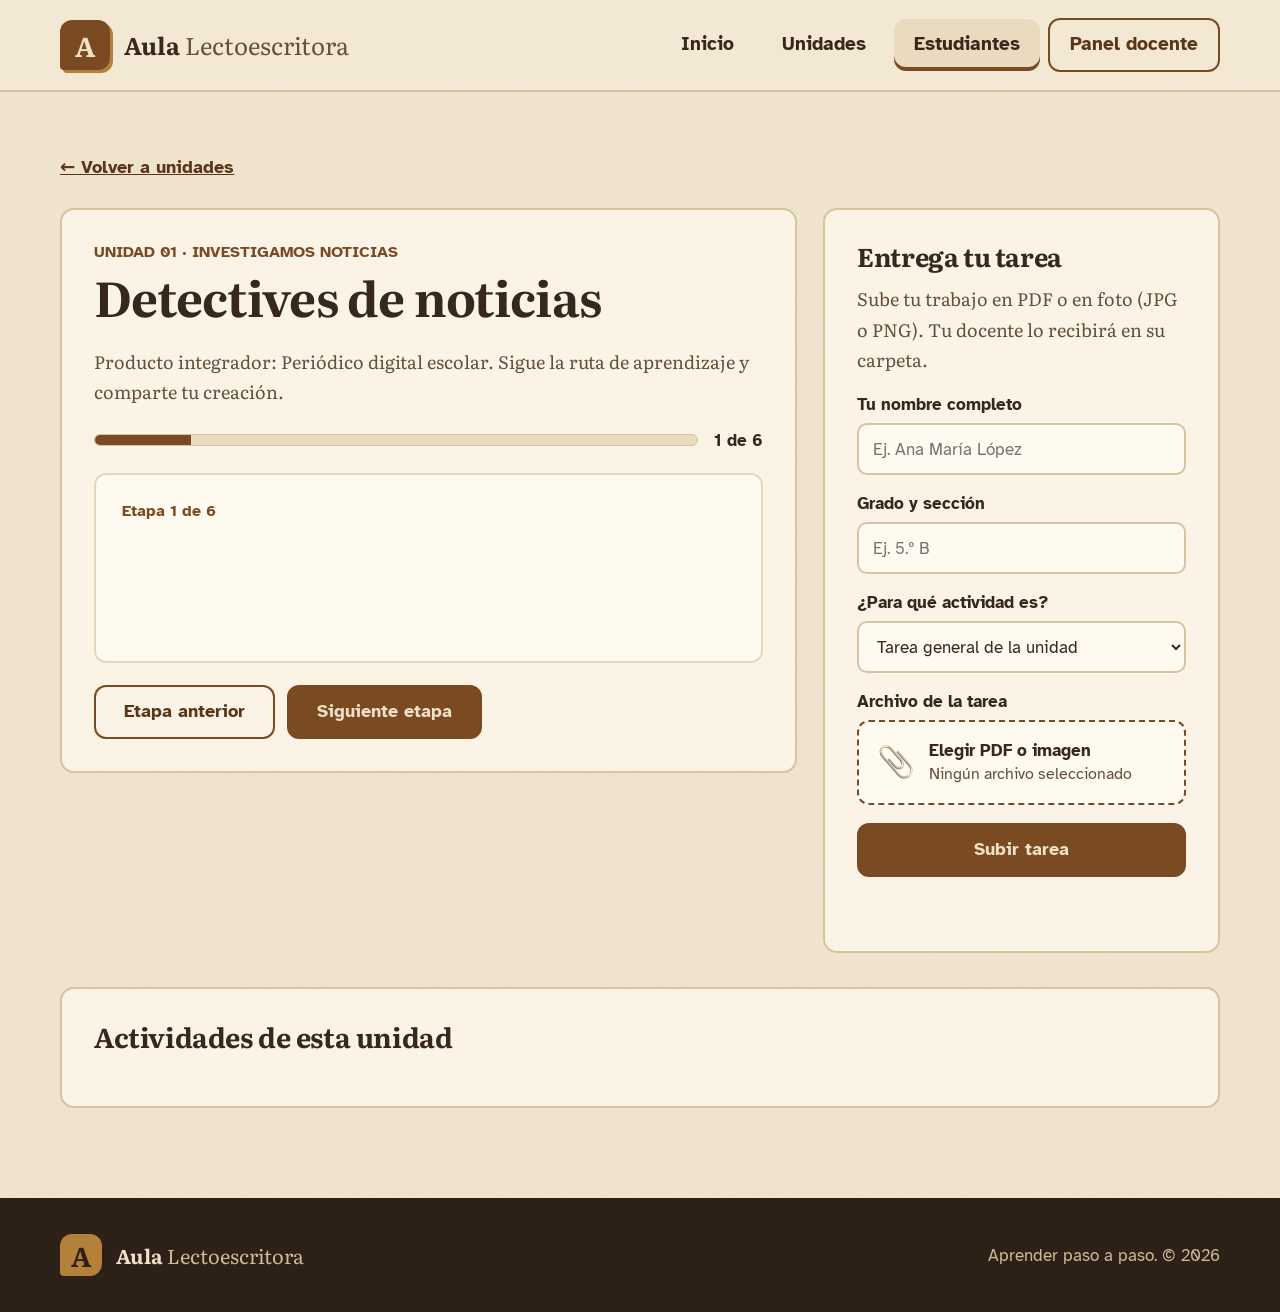
<file: actividad.html>
<!doctype html>
<html lang="es">
<head>
<meta charset="utf-8">
<meta name="viewport" content="width=device-width, initial-scale=1">
<title>Actividad | Aula Lectoescritora</title>
<meta name="description" content="Ruta de aprendizaje de la unidad y entrega de tarea.">
<meta name="theme-color" content="#f3e8d4">
<meta property="og:title" content="Actividad | Aula Lectoescritora"><meta property="og:description" content="Ruta de aprendizaje de la unidad y entrega de tarea."><meta property="og:type" content="website">
<link rel="icon" href="assets/favicon.svg" type="image/svg+xml">
<link rel="preconnect" href="https://fonts.googleapis.com"><link rel="preconnect" href="https://fonts.gstatic.com" crossorigin><link rel="stylesheet" href="https://fonts.googleapis.com/css2?family=Atkinson+Hyperlegible:wght@400;700&family=Literata:ital,opsz,wght@0,7..72,400;0,7..72,600;0,7..72,700;1,7..72,400;1,7..72,600&display=swap">
<link rel="stylesheet" href="css/styles.css">
</head>
<body data-page="actividad">
<a class="skip" href="#contenido">Saltar al contenido</a>
<header class="topbar">
<a class="brand" href="index.html"><span class="brand-mark" aria-hidden="true">A</span><span>Aula <span class="brand-light">Lectoescritora</span></span></a>
<button class="nav-toggle" type="button" aria-expanded="false" aria-controls="menu">Menú</button>
<nav id="menu" aria-label="Principal"><a href="index.html">Inicio</a><a href="unidades.html">Unidades</a><a href="estudiante.html" aria-current="page">Estudiantes</a><a class="nav-cta" href="docente.html">Panel docente</a></nav>
</header>

<main id="contenido" class="dashboard wrap">
  <a class="back-link" href="unidades.html">← Volver a unidades</a>
  <div class="activity-layout">
    <section class="panel">
      <span class="kicker" id="activity-unit">Unidad</span>
      <h1 id="activity-title" style="font-size:clamp(2rem,4vw,3rem)">Actividad</h1>
      <p class="muted" id="activity-intro"></p>
      <div class="route-progress"><div class="progress-track"><span id="progress-fill"></span></div><b id="stage-count">1 de 6</b></div>
      <div class="stage-content" aria-live="polite"><span class="kicker" id="stage-number">Etapa 1 de 6</span><h2 id="stage-title" style="font-size:1.6rem"></h2><p id="stage-description" style="margin:0"></p></div>
      <div class="stage-controls"><button class="btn btn-soft" id="previous-stage" type="button">Etapa anterior</button><button class="btn btn-primary" id="next-stage" type="button">Siguiente etapa</button></div>
    </section>
    <aside class="panel" id="entrega">
      <h2 style="font-size:1.6rem">Entrega tu tarea</h2>
      <p class="muted">Sube tu trabajo en PDF o en foto (JPG o PNG). Tu docente lo recibirá en su carpeta.</p>
      <div class="demo-banner" id="demo-note" hidden><b>Modo demostración.</b> El aula aún no está conectada a Drive; la tarea no se enviará de verdad.</div>
      <form id="submit-form">
        <label>Tu nombre completo<input name="student" required maxlength="80" autocomplete="name" placeholder="Ej. Ana María López"></label>
        <label>Grado y sección<input name="grade" maxlength="40" placeholder="Ej. 5.º B"></label>
        <label>¿Para qué actividad es?<select id="activity-select" name="activity"><option value="">Tarea general de la unidad</option></select></label>
        <label>Archivo de la tarea
          <span class="dropzone"><span class="ico emo" aria-hidden="true">📎</span><span class="t">Elegir PDF o imagen<small>Ningún archivo seleccionado</small></span><input type="file" id="student-file" accept=".pdf,.png,.jpg,.jpeg,application/pdf,image/png,image/jpeg"></span>
        </label>
        <button class="btn btn-primary" id="submit-btn" type="submit" style="width:100%">Subir tarea</button>
        <p class="feedback" id="submit-feedback" aria-live="polite"></p>
      </form>
    </aside>
  </div>
  <section class="panel"><div class="panel-title"><h2>Actividades de esta unidad</h2></div><div id="unit-activities"></div></section>
</main>
<footer><div class="wrap footer-inner"><a class="brand" href="index.html"><span class="brand-mark" aria-hidden="true">A</span><span>Aula <span class="brand-light">Lectoescritora</span></span></a><span>Aprender paso a paso. © <span id="year">2026</span></span></div></footer>
<script src="js/config.js"></script><script src="js/app.js"></script>
</body>
</html>
</file>
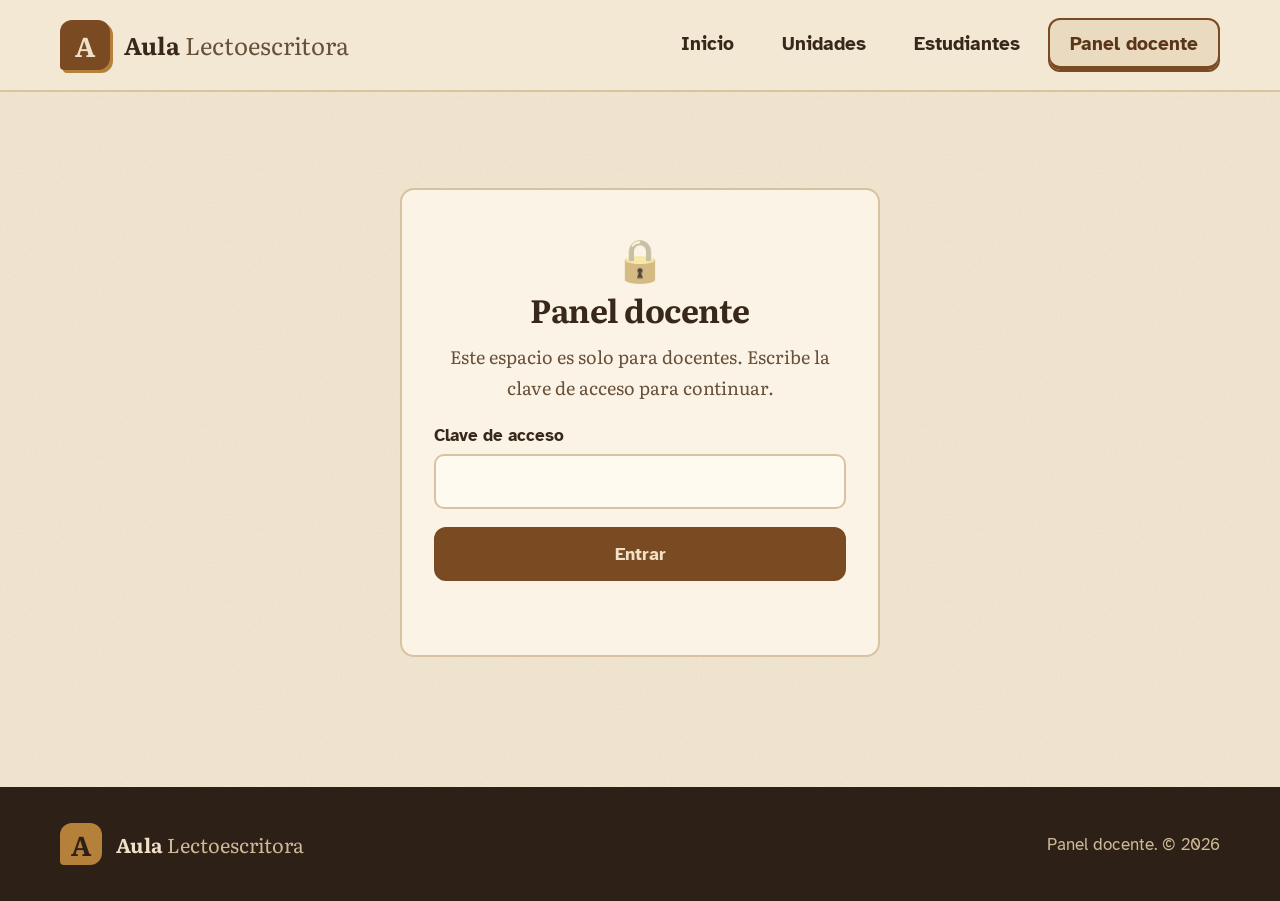
<file: docente.html>
<!doctype html>
<html lang="es">
<head>
<meta charset="utf-8">
<meta name="viewport" content="width=device-width, initial-scale=1">
<title>Panel docente | Aula Lectoescritora</title>
<meta name="description" content="Panel docente: publica actividades en las ocho unidades y revisa las entregas.">
<meta name="theme-color" content="#f3e8d4">
<meta property="og:title" content="Panel docente | Aula Lectoescritora"><meta property="og:description" content="Panel docente: publica actividades en las ocho unidades y revisa las entregas."><meta property="og:type" content="website">
<link rel="icon" href="assets/favicon.svg" type="image/svg+xml">
<link rel="preconnect" href="https://fonts.googleapis.com"><link rel="preconnect" href="https://fonts.gstatic.com" crossorigin><link rel="stylesheet" href="https://fonts.googleapis.com/css2?family=Atkinson+Hyperlegible:wght@400;700&family=Literata:ital,opsz,wght@0,7..72,400;0,7..72,600;0,7..72,700;1,7..72,400;1,7..72,600&display=swap">
<link rel="stylesheet" href="css/styles.css">
</head>
<body data-page="docente">
<a class="skip" href="#contenido">Saltar al contenido</a>
<header class="topbar">
<a class="brand" href="index.html"><span class="brand-mark" aria-hidden="true">A</span><span>Aula <span class="brand-light">Lectoescritora</span></span></a>
<button class="nav-toggle" type="button" aria-expanded="false" aria-controls="menu">Menú</button>
<nav id="menu" aria-label="Principal"><a href="index.html">Inicio</a><a href="unidades.html">Unidades</a><a href="estudiante.html">Estudiantes</a><a class="nav-cta" href="docente.html" aria-current="page">Panel docente</a></nav>
</header>

<main id="contenido" class="dashboard wrap">
  <section class="gate" id="gate">
    <div class="panel gate-card">
      <div class="lock emo" aria-hidden="true">🔒</div>
      <h1 style="font-size:2rem">Panel docente</h1>
      <p class="muted">Este espacio es solo para docentes. Escribe la clave de acceso para continuar.</p>
      <form id="gate-form">
        <label>Clave de acceso<input type="password" name="clave" required autocomplete="current-password" inputmode="numeric" aria-describedby="gate-feedback"></label>
        <button class="btn btn-primary" type="submit" style="width:100%">Entrar</button>
        <p class="feedback" id="gate-feedback" aria-live="polite"></p>
      </form>
      <noscript><p class="feedback bad">Activa JavaScript para usar el panel docente.</p></noscript>
    </div>
  </section>

  <div id="teacher-app" hidden>
    <div class="page-head"><div><span class="kicker">Espacio de enseñanza</span><h1>Panel docente</h1><p class="muted">Publica actividades en cualquiera de las ocho unidades. Los estudiantes las ven al instante.</p></div><button class="logout" id="logout" type="button">Cerrar sesión</button></div>
    <div class="demo-banner" id="demo-note" hidden><b>Modo demostración.</b> El aula todavía no está conectada a Google Drive: lo que hagas aquí solo se guarda en este navegador. Para conectarla sigue la guía del archivo README.md.</div>
    <div class="dash-layout">
      <section class="panel" id="crear">
        <div class="panel-title"><h2>Crear actividad</h2></div>
        <form id="activity-form">
          <label>Título de la actividad<input name="title" id="title" required maxlength="120" placeholder="Ej. Detectives de noticias"></label>
          <div class="form-row">
            <label>Unidad<select name="unit" id="unit-select" required><option value="">Elegir unidad</option><option value="1">1. Investigamos noticias</option><option value="2">2. Leemos narraciones</option><option value="3">3. Inventamos acrósticos</option><option value="4">4. Conozcamos los mitos</option><option value="5">5. Dramatizamos historias</option><option value="6">6. Contamos leyendas</option><option value="7">7. Leemos crónicas</option><option value="8">8. Escribimos reportajes</option></select></label>
            <label>Fecha de entrega<input name="due" type="date"></label>
          </div>
          <label>Objetivo<textarea name="objective" rows="2" maxlength="400" placeholder="¿Qué aprendizaje se busca alcanzar?"></textarea></label>
          <label>Instrucciones<textarea name="instructions" rows="5" required maxlength="4000" placeholder="Describe lo que deben realizar los estudiantes…"></textarea></label>
          <label>Enlace de material o video (opcional)<input name="resource" type="url" placeholder="https://…"></label>
          <label>Archivo adjunto (opcional)
            <span class="dropzone"><span class="ico emo" aria-hidden="true">📎</span><span class="t">Elegir PDF, Word o imagen<small>Se guarda en la carpeta de Drive de actividades</small></span><input type="file" id="attachment" accept=".pdf,.doc,.docx,.png,.jpg,.jpeg"></span>
          </label>
          <button class="btn btn-primary" id="publish-btn" type="submit">Publicar actividad</button>
          <p class="feedback" id="form-feedback" aria-live="polite"></p>
        </form>
      </section>
      <aside class="panel">
        <h2 style="font-size:1.5rem">Las ocho unidades</h2>
        <p class="muted" style="margin:0">Toca una unidad para publicar en ella.</p>
        <div class="teacher-units" id="teacher-units"></div>
        <div class="side-links">
          <a class="btn btn-soft" href="" id="link-submissions" target="_blank" rel="noopener">Abrir carpeta de tareas en Drive</a>
          <a class="btn btn-soft" href="" id="link-published" target="_blank" rel="noopener">Abrir carpeta de actividades en Drive</a>
          <a class="btn btn-soft" href="estudiante.html">Ver como estudiante</a>
        </div>
      </aside>
    </div>
    <section class="panel">
      <div class="panel-title"><h2>Actividades publicadas</h2><span class="tag" id="published-count">0 publicaciones</span></div>
      <div class="filters" id="teacher-filters" role="group" aria-label="Filtrar por unidad"></div>
      <div id="published-list"></div>
    </section>
  </div>
</main>
<footer><div class="wrap footer-inner"><a class="brand" href="index.html"><span class="brand-mark" aria-hidden="true">A</span><span>Aula <span class="brand-light">Lectoescritora</span></span></a><span>Panel docente. © <span id="year">2026</span></span></div></footer>
<script src="js/config.js"></script><script src="js/app.js"></script>
</body>
</html>
</file>
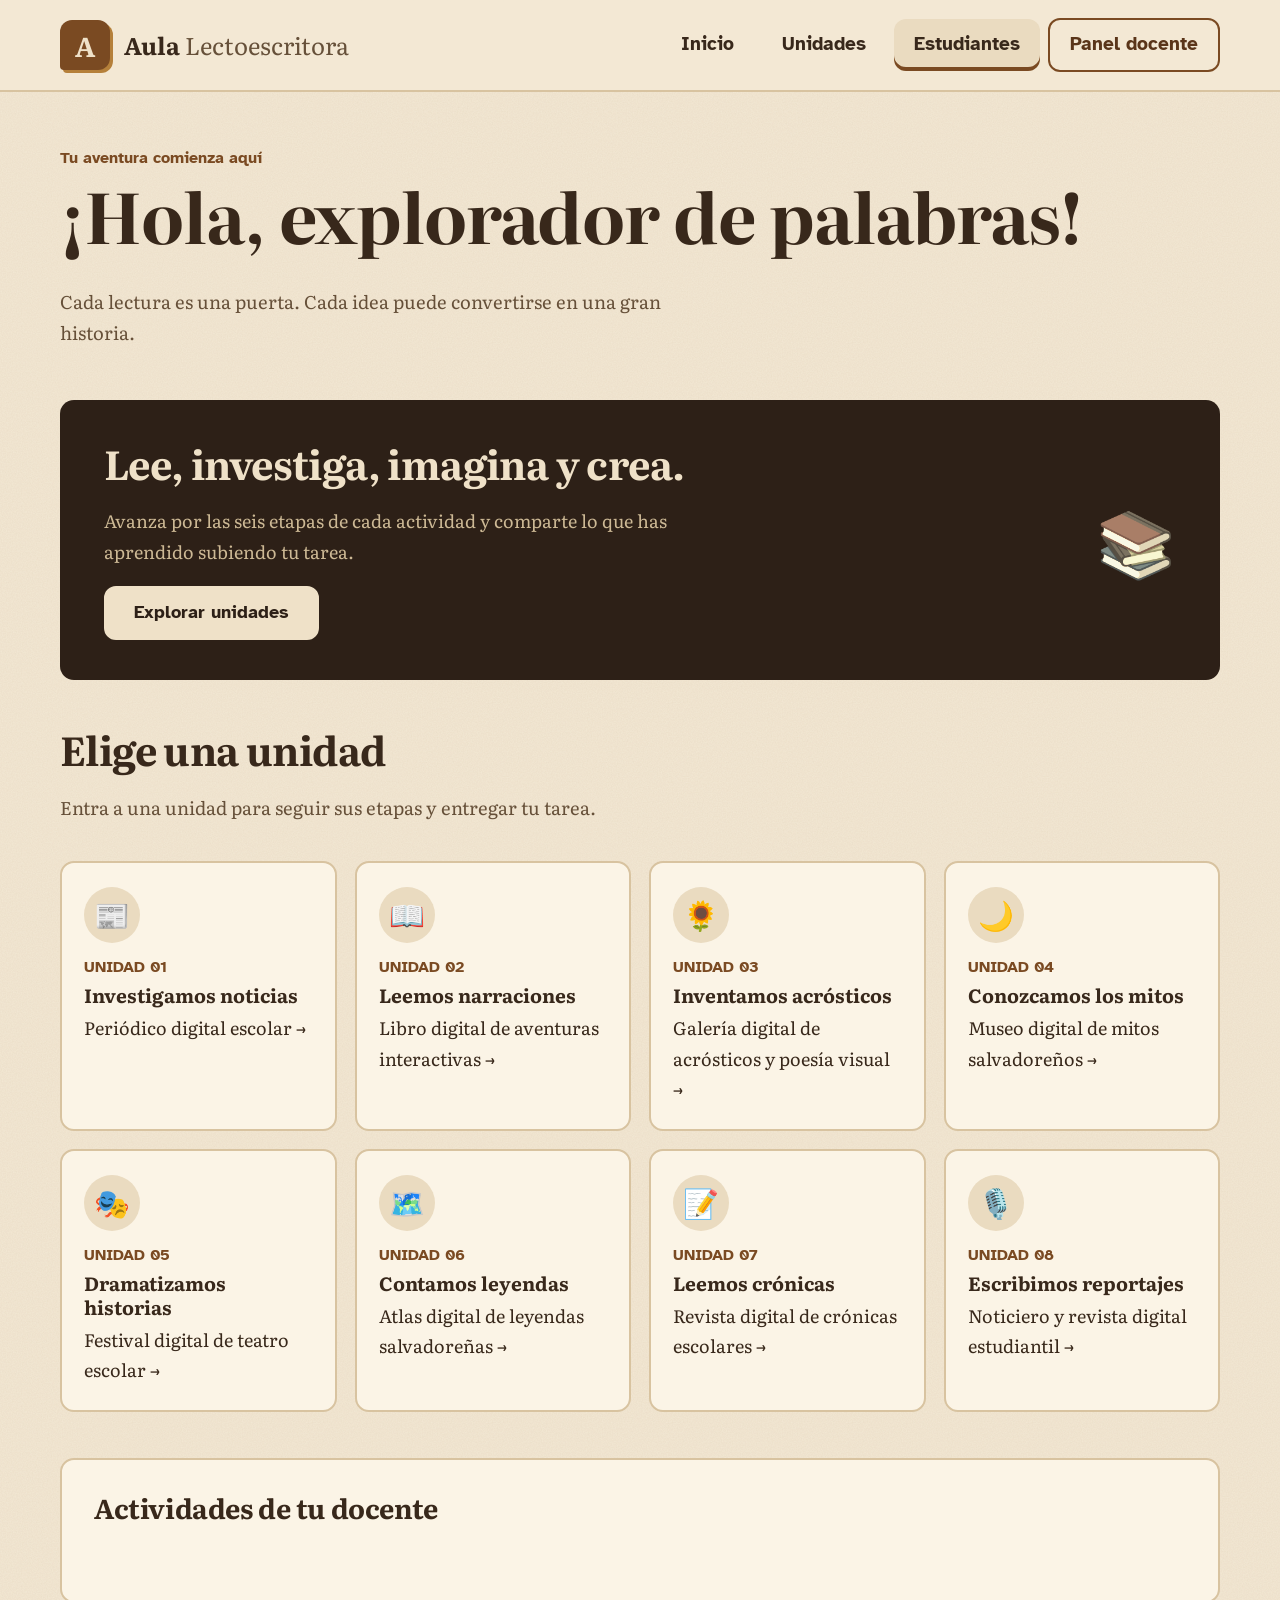
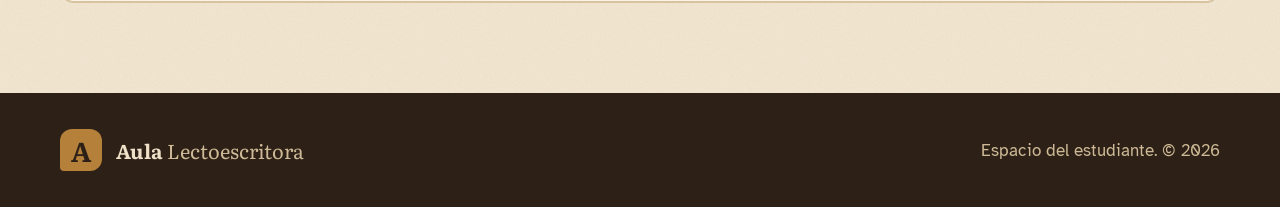
<file: estudiante.html>
<!doctype html>
<html lang="es">
<head>
<meta charset="utf-8">
<meta name="viewport" content="width=device-width, initial-scale=1">
<title>Estudiantes | Aula Lectoescritora</title>
<meta name="description" content="Espacio del estudiante: unidades, actividades de tu docente y entrega de tareas.">
<meta name="theme-color" content="#f3e8d4">
<meta property="og:title" content="Estudiantes | Aula Lectoescritora"><meta property="og:description" content="Espacio del estudiante: unidades, actividades de tu docente y entrega de tareas."><meta property="og:type" content="website">
<link rel="icon" href="assets/favicon.svg" type="image/svg+xml">
<link rel="preconnect" href="https://fonts.googleapis.com"><link rel="preconnect" href="https://fonts.gstatic.com" crossorigin><link rel="stylesheet" href="https://fonts.googleapis.com/css2?family=Atkinson+Hyperlegible:wght@400;700&family=Literata:ital,opsz,wght@0,7..72,400;0,7..72,600;0,7..72,700;1,7..72,400;1,7..72,600&display=swap">
<link rel="stylesheet" href="css/styles.css">
</head>
<body data-page="estudiante">
<a class="skip" href="#contenido">Saltar al contenido</a>
<header class="topbar">
<a class="brand" href="index.html"><span class="brand-mark" aria-hidden="true">A</span><span>Aula <span class="brand-light">Lectoescritora</span></span></a>
<button class="nav-toggle" type="button" aria-expanded="false" aria-controls="menu">Menú</button>
<nav id="menu" aria-label="Principal"><a href="index.html">Inicio</a><a href="unidades.html">Unidades</a><a href="estudiante.html" aria-current="page">Estudiantes</a><a class="nav-cta" href="docente.html">Panel docente</a></nav>
</header>

<main id="contenido" class="dashboard wrap">
  <div class="page-head"><div><span class="kicker">Tu aventura comienza aquí</span><h1>¡Hola, explorador de palabras!</h1><p class="muted">Cada lectura es una puerta. Cada idea puede convertirse en una gran historia.</p></div></div>
  <section class="banner"><div><h2>Lee, investiga, imagina y crea.</h2><p>Avanza por las seis etapas de cada actividad y comparte lo que has aprendido subiendo tu tarea.</p><a href="unidades.html" class="btn btn-light">Explorar unidades</a></div><div class="big emo" aria-hidden="true">📚</div></section>
  <div class="section-heading"><h2>Elige una unidad</h2><p>Entra a una unidad para seguir sus etapas y entregar tu tarea.</p></div>
  <div class="unit-grid" id="student-units"></div>
  <section class="panel" id="actividades">
    <div class="panel-title"><h2>Actividades de tu docente</h2></div>
    <div class="filters" id="unit-filters" role="group" aria-label="Filtrar por unidad"></div>
    <div id="student-activity-list"></div>
  </section>
</main>
<footer><div class="wrap footer-inner"><a class="brand" href="index.html"><span class="brand-mark" aria-hidden="true">A</span><span>Aula <span class="brand-light">Lectoescritora</span></span></a><span>Espacio del estudiante. © <span id="year">2026</span></span></div></footer>
<script src="js/config.js"></script><script src="js/app.js"></script>
</body>
</html>
</file>
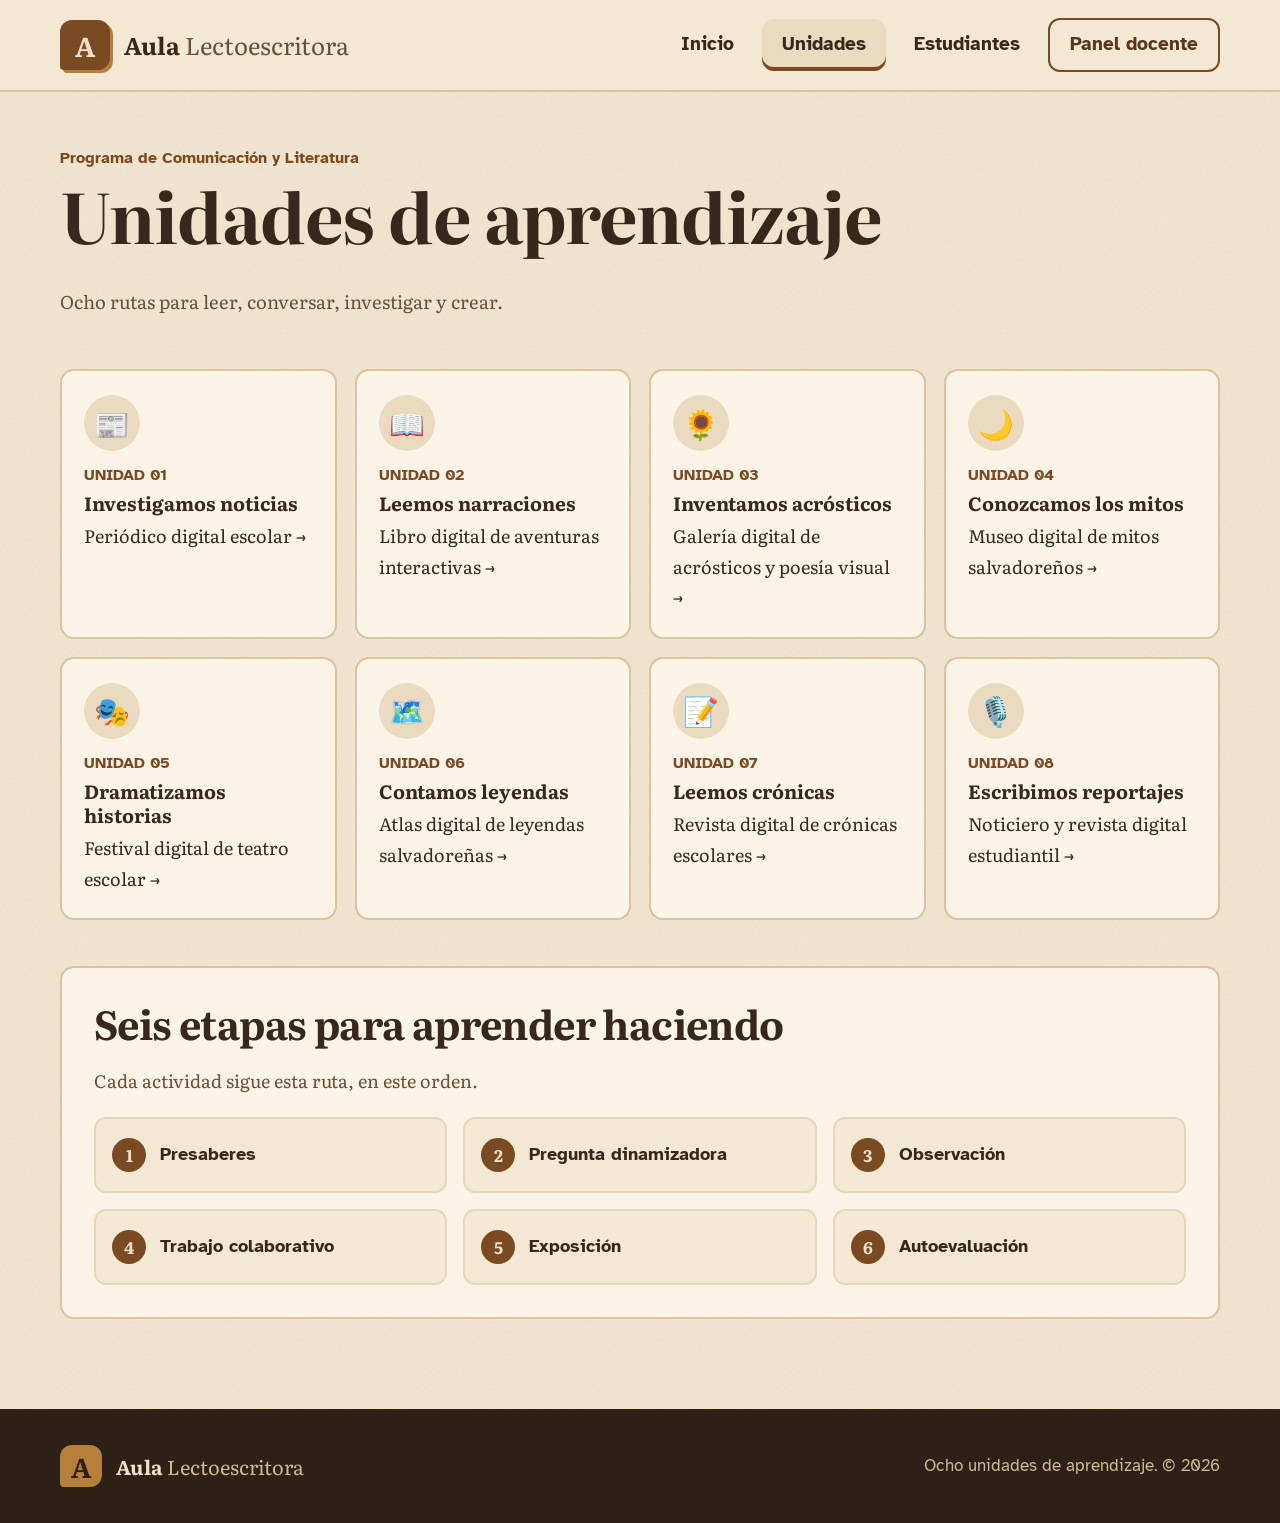
<file: unidades.html>
<!doctype html>
<html lang="es">
<head>
<meta charset="utf-8">
<meta name="viewport" content="width=device-width, initial-scale=1">
<title>Unidades | Aula Lectoescritora</title>
<meta name="description" content="Las ocho unidades de aprendizaje de Comunicación y Literatura.">
<meta name="theme-color" content="#f3e8d4">
<meta property="og:title" content="Unidades | Aula Lectoescritora"><meta property="og:description" content="Las ocho unidades de aprendizaje de Comunicación y Literatura."><meta property="og:type" content="website">
<link rel="icon" href="assets/favicon.svg" type="image/svg+xml">
<link rel="preconnect" href="https://fonts.googleapis.com"><link rel="preconnect" href="https://fonts.gstatic.com" crossorigin><link rel="stylesheet" href="https://fonts.googleapis.com/css2?family=Atkinson+Hyperlegible:wght@400;700&family=Literata:ital,opsz,wght@0,7..72,400;0,7..72,600;0,7..72,700;1,7..72,400;1,7..72,600&display=swap">
<link rel="stylesheet" href="css/styles.css">
</head>
<body data-page="unidades">
<a class="skip" href="#contenido">Saltar al contenido</a>
<header class="topbar">
<a class="brand" href="index.html"><span class="brand-mark" aria-hidden="true">A</span><span>Aula <span class="brand-light">Lectoescritora</span></span></a>
<button class="nav-toggle" type="button" aria-expanded="false" aria-controls="menu">Menú</button>
<nav id="menu" aria-label="Principal"><a href="index.html">Inicio</a><a href="unidades.html" aria-current="page">Unidades</a><a href="estudiante.html">Estudiantes</a><a class="nav-cta" href="docente.html">Panel docente</a></nav>
</header>

<main id="contenido" class="dashboard wrap">
  <div class="page-head"><div><span class="kicker">Programa de Comunicación y Literatura</span><h1>Unidades de aprendizaje</h1><p class="muted">Ocho rutas para leer, conversar, investigar y crear.</p></div></div>
  <div class="unit-grid" id="all-units"></div>
  <section class="panel"><h2>Seis etapas para aprender haciendo</h2><p class="muted">Cada actividad sigue esta ruta, en este orden.</p>
    <ol class="route"><li>Presaberes</li><li>Pregunta dinamizadora</li><li>Observación</li><li>Trabajo colaborativo</li><li>Exposición</li><li>Autoevaluación</li></ol>
  </section>
</main>
<footer><div class="wrap footer-inner"><a class="brand" href="index.html"><span class="brand-mark" aria-hidden="true">A</span><span>Aula <span class="brand-light">Lectoescritora</span></span></a><span>Ocho unidades de aprendizaje. © <span id="year">2026</span></span></div></footer>
<script src="js/config.js"></script><script src="js/app.js"></script>
</body>
</html>
</file>
<file: css/styles.css>
/* Aula Lectoescritora — tema sepia */
:root{
  --paper:#f3e8d4; --paper-2:#eadbc0; --card:#fbf4e6; --field:#fffaf0;
  --line:#d8c3a0; --line-soft:#e6d7ba;
  --ink:#38281b; --ink-soft:#665039;
  --umber:#7a4a22; --umber-dark:#5a3519; --ochre:#b5803a;
  --espresso:#2d2017; --espresso-2:#3c2c20; --on-dark:#efe1c8; --on-dark-soft:#cdb995;
  --danger:#8a3418; --ok:#4f5a22;
  --serif:'Literata',Georgia,'Times New Roman',serif;
  --sans:'Atkinson Hyperlegible',system-ui,'Segoe UI',Arial,sans-serif;
  --r:14px;
}
*{box-sizing:border-box}
html{scroll-behavior:smooth;scroll-padding-top:110px}
body{margin:0;background-color:var(--paper);color:var(--ink);font-family:var(--serif);font-size:18px;line-height:1.7;
  background-image:url("data:image/svg+xml,%3Csvg xmlns='http://www.w3.org/2000/svg' width='180' height='180'%3E%3Cfilter id='n'%3E%3CfeTurbulence type='fractalNoise' baseFrequency='.8' numOctaves='2' stitchTiles='stitch'/%3E%3CfeColorMatrix values='0 0 0 0 .35 0 0 0 0 .24 0 0 0 0 .12 0 0 0 .1 0'/%3E%3C/filter%3E%3Crect width='100%25' height='100%25' filter='url(%23n)'/%3E%3C/svg%3E")}
h1,h2,h3{font-family:var(--serif);font-weight:700;line-height:1.15;letter-spacing:-.015em;margin:0 0 .5em;color:var(--ink)}
h1{font-size:clamp(2.4rem,5.4vw,4.4rem);line-height:1.05}
h2{font-size:clamp(1.8rem,3.2vw,2.5rem)}
h3{font-size:1.3rem}
p{margin:0 0 1em}
a{color:var(--umber-dark)}
img{max-width:100%}
[hidden]{display:none!important}
.wrap{width:min(1160px,calc(100% - 40px));margin-inline:auto}
.muted{color:var(--ink-soft)}
.kicker{display:block;font:700 1rem/1.3 var(--sans);color:var(--umber);margin-bottom:.6rem}
.emo{filter:sepia(.8) saturate(.9) contrast(.95)}
:focus-visible{outline:3px solid var(--ochre);outline-offset:3px;border-radius:6px}
.skip{position:absolute;left:-999px;top:8px;background:var(--umber);color:#fff;padding:10px 16px;border-radius:8px;z-index:20;font-family:var(--sans)}
.skip:focus{left:8px}

/* ---------- Menú ---------- */
.topbar{position:sticky;top:0;z-index:10;min-height:92px;padding:0 max(20px,calc((100% - 1160px)/2));display:flex;align-items:center;justify-content:space-between;gap:20px;
  background:rgba(243,232,212,.95);backdrop-filter:blur(8px);border-bottom:2px solid var(--line)}
.brand{display:flex;align-items:center;gap:14px;text-decoration:none;color:var(--ink);font:700 1.5rem/1.1 var(--serif)}
.brand-mark{width:50px;height:50px;display:grid;place-items:center;border-radius:12px 12px 12px 4px;background:var(--umber);color:var(--on-dark);font:700 1.7rem var(--serif);box-shadow:3px 3px 0 var(--ochre)}
.brand-light{font-weight:400;color:var(--ink-soft)}
.topbar nav{display:flex;align-items:center;gap:8px}
.topbar nav a{font:700 1.2rem/1 var(--sans);color:var(--ink);text-decoration:none;padding:15px 20px;border-radius:12px;min-height:52px;display:inline-flex;align-items:center}
.topbar nav a:hover{background:var(--paper-2)}
.topbar nav a[aria-current="page"]{background:var(--paper-2);box-shadow:inset 0 -4px 0 var(--umber)}
.topbar nav .nav-cta{border:2px solid var(--umber);color:var(--umber-dark)}
.topbar nav .nav-cta:hover{background:var(--umber);color:var(--on-dark)}
.nav-toggle{display:none;font:700 1.15rem var(--sans);background:var(--umber);color:var(--on-dark);border:0;border-radius:12px;min-height:52px;padding:0 22px;cursor:pointer}

/* ---------- Botones ---------- */
.btn{display:inline-flex;align-items:center;justify-content:center;gap:10px;min-height:54px;padding:14px 28px;border-radius:12px;border:2px solid var(--umber);font:700 1.1rem/1.2 var(--sans);text-decoration:none;cursor:pointer;transition:background .15s,color .15s}
.btn-primary{background:var(--umber);color:var(--on-dark)}
.btn-primary:hover{background:var(--umber-dark);border-color:var(--umber-dark)}
.btn-soft{background:transparent;color:var(--umber-dark)}
.btn-soft:hover{background:var(--paper-2)}
.btn-light{background:var(--on-dark);border-color:var(--on-dark);color:var(--espresso)}
.btn-light:hover{background:#fff6e2}
.btn-danger{background:transparent;border-color:var(--danger);color:var(--danger)}
.btn-danger:hover{background:var(--danger);color:#fff}
.btn-small{min-height:44px;padding:8px 18px;font-size:1rem}
.btn[disabled]{opacity:.6;cursor:wait}

/* ---------- Inicio ---------- */
.hero{display:grid;grid-template-columns:1.1fr .9fr;gap:64px;align-items:center;padding:76px 0 84px}
.hero h1{max-width:12ch}
.lead{font-size:1.28rem;line-height:1.65;color:var(--ink-soft);max-width:34rem;margin:22px 0 32px}
.hero-actions{display:flex;gap:14px;flex-wrap:wrap}
.hero-note{margin-top:30px;font:1.05rem var(--sans);color:var(--ink-soft)}
.toc{position:relative;background:var(--card);border:2px solid var(--line);border-radius:6px 20px 20px 6px;padding:36px 34px 28px 42px;transform:rotate(-1deg);
  box-shadow:6px 6px 0 var(--paper-2),6px 6px 0 2px var(--line);
  background-image:repeating-linear-gradient(transparent 0 51px,rgba(122,74,34,.13) 51px 52px);background-position:0 20px}
.toc::before{content:"";position:absolute;top:0;bottom:0;left:22px;width:2px;background:rgba(138,52,24,.25)}
.toc::after{content:"";position:absolute;top:-6px;right:34px;width:26px;height:74px;background:var(--umber);clip-path:polygon(0 0,100% 0,100% 100%,50% 80%,0 100%)}
.toc h2{font-size:1.5rem;margin-bottom:20px;font-style:italic;font-weight:600}
.toc ol{list-style:none;margin:0;padding:0}
.toc li a{display:flex;align-items:baseline;gap:10px;min-height:52px;padding:8px 0;text-decoration:none;color:var(--ink);font-size:1.12rem;line-height:1.3}
.toc li a:hover .toc-name{text-decoration:underline;text-decoration-thickness:2px}
.toc-n{font-style:italic;color:var(--umber);min-width:1.6em}
.toc-dots{flex:1;border-bottom:2px dotted var(--line);transform:translateY(-4px);min-width:16px}
.band{padding:84px 0}
.section-heading{max-width:44rem;margin:0 0 38px}
.section-heading p{color:var(--ink-soft);font-size:1.15rem}
.role-grid{display:grid;grid-template-columns:1fr 1fr;gap:26px}
.role-card{border-radius:var(--r);padding:38px 38px 34px;border:2px solid var(--line);background:var(--card)}
.role-card p{color:var(--ink-soft)}
.role-card.student{background:var(--umber);border-color:var(--umber);color:var(--on-dark)}
.role-card.student h3,.role-card.student .kicker{color:var(--on-dark)}
.role-card.student p{color:#ecd9ba}
.role-icon{font-size:2.2rem;margin-bottom:12px;display:block}
.text-link{display:inline-block;font:700 1.15rem var(--sans);color:inherit;text-underline-offset:5px;padding:10px 0}
.role-card:not(.student) .text-link{color:var(--umber-dark)}
.app-section{background:var(--espresso);color:var(--on-dark);padding:88px 0;margin-block:20px 0}
.app-inner{display:grid;grid-template-columns:1.1fr .9fr;gap:56px;align-items:center}
.app-section h2{color:var(--on-dark)}
.app-section .kicker{color:var(--ochre)}
.app-section p{color:var(--on-dark-soft);max-width:34rem}
.app-section .small{font:1rem var(--sans);color:var(--on-dark-soft);margin-top:16px}
.app-stage{display:grid;place-items:center;padding:12px}
.device{position:relative;width:min(290px,72vw);aspect-ratio:9/18.5;background:#14100c;border-radius:42px;padding:11px;box-shadow:0 0 0 2px #5a4634,14px 18px 0 var(--espresso-2),0 30px 60px rgba(0,0,0,.45);transform:rotate(3deg)}
.device::before{content:"";position:absolute;top:16px;left:50%;transform:translateX(-50%);width:84px;height:22px;background:#14100c;border-radius:14px;z-index:2}
.device-screen{width:100%;height:100%;border-radius:32px;overflow:hidden;background:var(--paper-2);display:grid;place-items:center}
.device-screen img{width:100%;height:100%;object-fit:cover;object-position:top center;display:block}
.device-fallback{padding:24px;text-align:center;font:700 1.2rem var(--serif);color:var(--umber-dark)}
.chips{display:flex;flex-wrap:wrap;gap:12px;margin-top:6px}
.chips a{font:700 1.08rem var(--sans);text-decoration:none;color:var(--ink);background:var(--card);border:2px solid var(--line);border-radius:999px;padding:12px 20px;min-height:48px;display:inline-flex;align-items:center;gap:8px}
.chips a:hover{border-color:var(--umber);background:var(--paper-2)}
.units-head{display:flex;justify-content:space-between;align-items:end;gap:20px;flex-wrap:wrap;margin-bottom:26px}
.units-head h2{margin:0}

/* ---------- Páginas interiores ---------- */
.dashboard{padding:56px 0 90px}
.page-head{display:flex;justify-content:space-between;gap:24px;align-items:flex-start;flex-wrap:wrap;margin-bottom:34px}
.page-head p{max-width:40rem;font-size:1.15rem}
.panel{background:var(--card);border:2px solid var(--line);border-radius:var(--r);padding:32px}
.panel-title{display:flex;justify-content:space-between;align-items:flex-start;gap:16px;margin-bottom:22px;flex-wrap:wrap}
.panel-title h2{margin:0;font-size:1.7rem}
.tag{display:inline-flex;align-items:center;gap:6px;background:var(--paper-2);color:var(--umber-dark);border-radius:999px;padding:5px 14px;font:700 .98rem var(--sans)}
.unit-grid{display:grid;grid-template-columns:repeat(4,1fr);gap:18px;margin-bottom:46px}
.unit-card{display:flex;flex-direction:column;gap:6px;padding:24px 22px;background:var(--card);border:2px solid var(--line);border-radius:var(--r);text-decoration:none;color:var(--ink);min-height:210px;transition:border-color .15s,background .15s}
.unit-card:hover{border-color:var(--umber);background:#fff7e8}
.unit-emoji{width:56px;height:56px;display:grid;place-items:center;font-size:1.8rem;background:var(--paper-2);border-radius:50%;margin-bottom:8px}
.unit-card small{font:700 .98rem var(--sans);color:var(--umber)}
.unit-card b{font:700 1.2rem/1.25 var(--serif)}
.unit-card .prod{font-size:.98rem;color:var(--ink-soft);line-height:1.45;margin-top:auto}
.route{counter-reset:s;display:grid;grid-template-columns:repeat(3,1fr);gap:16px;list-style:none;margin:20px 0 0;padding:0}
.route li{counter-increment:s;position:relative;padding:18px 18px 18px 64px;background:var(--paper);border:2px solid var(--line-soft);border-radius:12px;font:700 1.1rem/1.3 var(--sans);min-height:76px;display:flex;align-items:center}
.route li::before{content:counter(s);position:absolute;left:16px;top:50%;transform:translateY(-50%);width:34px;height:34px;border-radius:50%;background:var(--umber);color:var(--on-dark);display:grid;place-items:center;font:700 1.05rem var(--serif)}
.banner{display:grid;grid-template-columns:1fr auto;gap:30px;align-items:center;background:var(--espresso);color:var(--on-dark);border-radius:var(--r);padding:40px 44px;margin-bottom:46px}
.banner h2{color:var(--on-dark)}
.banner p{color:var(--on-dark-soft);max-width:36rem}
.banner .big{font-size:4rem}
.filters{display:flex;flex-wrap:wrap;gap:10px;margin-bottom:24px}
.filters button{font:700 1.02rem var(--sans);background:var(--card);color:var(--ink);border:2px solid var(--line);border-radius:999px;padding:10px 18px;min-height:46px;cursor:pointer}
.filters button:hover{border-color:var(--umber)}
.filters button[aria-pressed="true"]{background:var(--umber);color:var(--on-dark);border-color:var(--umber)}
.acts{display:grid;gap:16px}
.act{background:var(--field);border:2px solid var(--line-soft);border-left:6px solid var(--umber);border-radius:12px;padding:22px 26px}
.act-top{display:flex;justify-content:space-between;gap:12px;flex-wrap:wrap;margin-bottom:8px}
.due{font:700 1rem var(--sans);color:var(--danger)}
.act h3{margin-bottom:.35em}
.act-obj,.act-ins{margin-bottom:.6em}
.act-ins{white-space:pre-line;color:var(--ink-soft)}
.act-links{display:flex;gap:12px;flex-wrap:wrap;align-items:center;margin-top:12px}
.chip-link{font:700 1.02rem var(--sans);color:var(--umber-dark);border:2px solid var(--umber);border-radius:10px;padding:10px 16px;min-height:46px;display:inline-flex;align-items:center;text-decoration:none;max-width:100%;overflow-wrap:anywhere}
.chip-link:hover{background:var(--umber);color:var(--on-dark)}
.chip-link.strong{background:var(--umber);color:var(--on-dark)}
.chip-link.strong:hover{background:var(--umber-dark)}
.empty{padding:26px;border:2px dashed var(--line);border-radius:12px;color:var(--ink-soft);text-align:center;margin:0}
.empty.error{color:var(--danger);border-color:var(--danger)}

/* ---------- Formularios ---------- */
form label{display:block;font:700 1.05rem var(--sans);margin-bottom:18px;color:var(--ink)}
input,select,textarea{display:block;width:100%;margin-top:8px;padding:12px 14px;min-height:52px;font:400 1.08rem var(--sans);color:var(--ink);background:var(--field);border:2px solid var(--line);border-radius:10px}
textarea{resize:vertical;line-height:1.5}
input:focus,select:focus,textarea:focus{outline:3px solid var(--ochre);outline-offset:1px;border-color:var(--umber)}
.form-row{display:grid;grid-template-columns:1fr 1fr;gap:18px}
.hint{font:1rem/1.5 var(--sans);color:var(--ink-soft)}
.feedback{font:700 1.08rem/1.5 var(--sans);margin:16px 0 0;min-height:1.5em}
.feedback.ok{color:var(--ok)}
.feedback.bad{color:var(--danger)}
.dropzone{position:relative;display:flex!important;align-items:center;gap:14px;padding:18px;border:2px dashed var(--umber);border-radius:12px;background:var(--field);cursor:pointer;margin-top:8px}
.dropzone:hover{background:#fff4de}
.dropzone input{position:absolute;inset:0;opacity:0;cursor:pointer;margin:0;min-height:0;width:100%;height:100%}
.dropzone:focus-within{outline:3px solid var(--ochre);outline-offset:2px}
.dropzone .ico{font-size:1.9rem}
.dropzone .t{font:700 1.08rem/1.3 var(--sans)}
.dropzone .t small{display:block;font-weight:400;color:var(--ink-soft);font-size:.98rem;margin-top:2px;overflow-wrap:anywhere}
.demo-banner{background:var(--paper-2);border:2px dashed var(--ochre);border-radius:12px;padding:14px 18px;font:1.02rem/1.5 var(--sans);margin-bottom:26px}
.gate{min-height:56vh;display:grid;place-items:center;padding:40px 0}
.gate-card{width:min(480px,100%);text-align:center}
.gate-card .lock{font-size:2.6rem}
.gate-card form{text-align:left;margin-top:22px}
.gate-card input{text-align:center;font-size:1.4rem;letter-spacing:.3em}
.dash-layout{display:grid;grid-template-columns:1.25fr .75fr;gap:26px;align-items:start;margin-bottom:34px}
.teacher-units{display:grid;grid-template-columns:repeat(2,1fr);gap:12px;margin:18px 0 0}
.teacher-units button{display:flex;align-items:center;gap:12px;text-align:left;font:700 1.02rem/1.25 var(--sans);color:var(--ink);background:var(--field);border:2px solid var(--line);border-radius:12px;padding:12px 14px;min-height:64px;cursor:pointer}
.teacher-units button:hover{border-color:var(--umber)}
.teacher-units small{display:block;font-weight:400;color:var(--ink-soft)}
.side-links{display:grid;gap:12px;margin-top:22px}
.logout{font:700 1.05rem var(--sans);background:none;border:0;color:var(--umber-dark);text-decoration:underline;text-underline-offset:4px;cursor:pointer;padding:10px 0;min-height:44px}

/* ---------- Actividad ---------- */
.back-link{display:inline-block;font:700 1.15rem var(--sans);margin-bottom:22px;padding:8px 0}
.activity-layout{display:grid;grid-template-columns:1.3fr .7fr;gap:26px;align-items:start;margin-bottom:34px}
.progress-track{height:12px;border-radius:99px;background:var(--paper-2);border:1px solid var(--line);overflow:hidden;flex:1}
.progress-track span{display:block;height:100%;width:16%;background:var(--umber);transition:width .25s}
.route-progress{display:flex;align-items:center;gap:16px;margin:22px 0}
.route-progress b{font:700 1.05rem var(--sans);white-space:nowrap}
.stage-content{background:var(--field);border:2px solid var(--line-soft);border-radius:12px;padding:26px;min-height:190px}
.stage-content .kicker{margin-bottom:.3rem}
.stage-controls{display:flex;gap:12px;flex-wrap:wrap;margin-top:22px}
.stage-controls .btn[disabled]{opacity:.45;cursor:not-allowed}

/* ---------- Pie ---------- */
footer{background:var(--espresso);color:var(--on-dark-soft);padding:36px 0;font:1.05rem var(--sans)}
footer .brand{color:var(--on-dark);font-size:1.25rem}
footer .brand-light{color:var(--on-dark-soft)}
footer .brand-mark{width:42px;height:42px;box-shadow:none;background:var(--ochre);color:var(--espresso)}
.footer-inner{display:flex;justify-content:space-between;align-items:center;gap:18px;flex-wrap:wrap}

/* ---------- Adaptación ---------- */
@media(max-width:1000px){
  .unit-grid{grid-template-columns:repeat(2,1fr)}
  .hero,.app-inner,.dash-layout,.activity-layout{grid-template-columns:1fr}
  .hero{gap:46px;padding:48px 0 60px}
  .route{grid-template-columns:repeat(2,1fr)}
}
@media(max-width:860px){
  .topbar{flex-wrap:wrap;padding-block:12px}
  .nav-toggle{display:inline-flex;align-items:center}
  .topbar nav{display:none;flex-direction:column;align-items:stretch;width:100%;gap:6px;padding-bottom:14px}
  .topbar nav.open{display:flex}
  .topbar nav a{font-size:1.3rem;min-height:58px;border:2px solid var(--line-soft)}
}
@media(max-width:640px){
  body{font-size:17px}
  .role-grid,.form-row,.teacher-units,.route{grid-template-columns:1fr}
  .unit-grid{grid-template-columns:1fr}
  .unit-card{min-height:0}
  .panel{padding:22px 18px}
  .banner{grid-template-columns:1fr;padding:30px 24px}
  .brand{font-size:1.25rem}
  .toc{padding:30px 22px 22px 34px}
}
@media(prefers-reduced-motion:reduce){*{transition:none!important;scroll-behavior:auto!important}}
</file>
